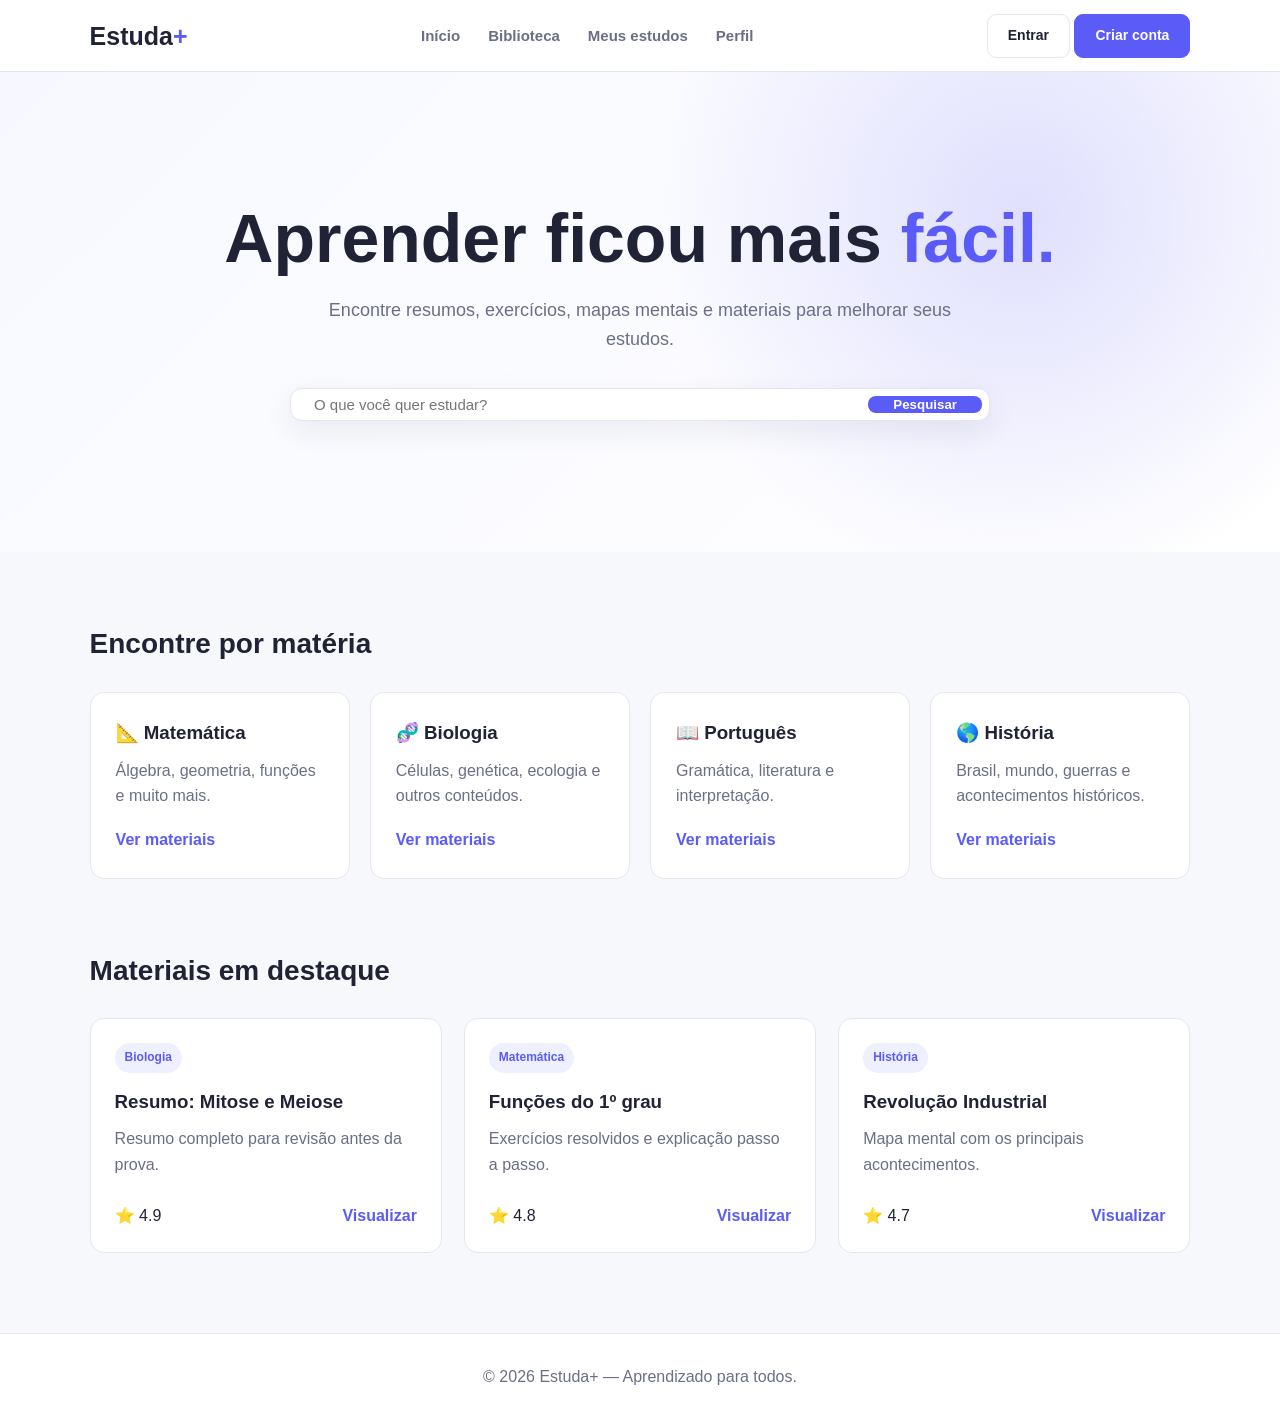
<file: index.html>
<!DOCTYPE html>
<html lang="pt-BR">
<head>
    <meta charset="UTF-8">
    <meta name="viewport" content="width=device-width, initial-scale=1.0">
    <title>Estuda+ | Início</title>
    <link rel="stylesheet" href="css/style.css">
</head>

<body>

<header>
    <div class="logo">Estuda<span>+</span></div>

    <nav>
        <a href="index.html">Início</a>
        <a href="pages/biblioteca.html">Biblioteca</a>
        <a href="pages/estudos.html">Meus estudos</a>
        <a href="pages/perfil.html">Perfil</a>
    </nav>

    <div>
        <a href="pages/login.html" class="btn-outline">Entrar</a>
        <a href="pages/cadastro.html" class="btn">Criar conta</a>
    </div>
</header>

<main>

    <section class="hero">
        <div>
            <h1>Aprender ficou mais <span>fácil.</span></h1>

            <p>
                Encontre resumos, exercícios, mapas mentais e materiais
                para melhorar seus estudos.
            </p>

            <div class="search">
                <input
                    type="text"
                    placeholder="O que você quer estudar?"
                >
                <button>Pesquisar</button>
            </div>
        </div>
    </section>

    <section class="section">

        <h2>Encontre por matéria</h2>

        <div class="cards">

            <div class="card">
                <h3>📐 Matemática</h3>
                <p>Álgebra, geometria, funções e muito mais.</p>
                <a href="pages/biblioteca.html">Ver materiais</a>
            </div>

            <div class="card">
                <h3>🧬 Biologia</h3>
                <p>Células, genética, ecologia e outros conteúdos.</p>
                <a href="pages/biblioteca.html">Ver materiais</a>
            </div>

            <div class="card">
                <h3>📖 Português</h3>
                <p>Gramática, literatura e interpretação.</p>
                <a href="pages/biblioteca.html">Ver materiais</a>
            </div>

            <div class="card">
                <h3>🌎 História</h3>
                <p>Brasil, mundo, guerras e acontecimentos históricos.</p>
                <a href="pages/biblioteca.html">Ver materiais</a>
            </div>

        </div>

    </section>

    <section class="section">

        <h2>Materiais em destaque</h2>

        <div class="materials">

            <article class="material-card">
                <span class="tag">Biologia</span>
                <h3>Resumo: Mitose e Meiose</h3>
                <p>Resumo completo para revisão antes da prova.</p>

                <div class="material-footer">
                    <span>⭐ 4.9</span>
                    <a href="pages/material.html">Visualizar</a>
                </div>
            </article>

            <article class="material-card">
                <span class="tag">Matemática</span>
                <h3>Funções do 1º grau</h3>
                <p>Exercícios resolvidos e explicação passo a passo.</p>

                <div class="material-footer">
                    <span>⭐ 4.8</span>
                    <a href="pages/material.html">Visualizar</a>
                </div>
            </article>

            <article class="material-card">
                <span class="tag">História</span>
                <h3>Revolução Industrial</h3>
                <p>Mapa mental com os principais acontecimentos.</p>

                <div class="material-footer">
                    <span>⭐ 4.7</span>
                    <a href="pages/material.html">Visualizar</a>
                </div>
            </article>

        </div>

    </section>

</main>

<footer>
    <p>© 2026 Estuda+ — Aprendizado para todos.</p>
</footer>

</body>
</html>
</file>
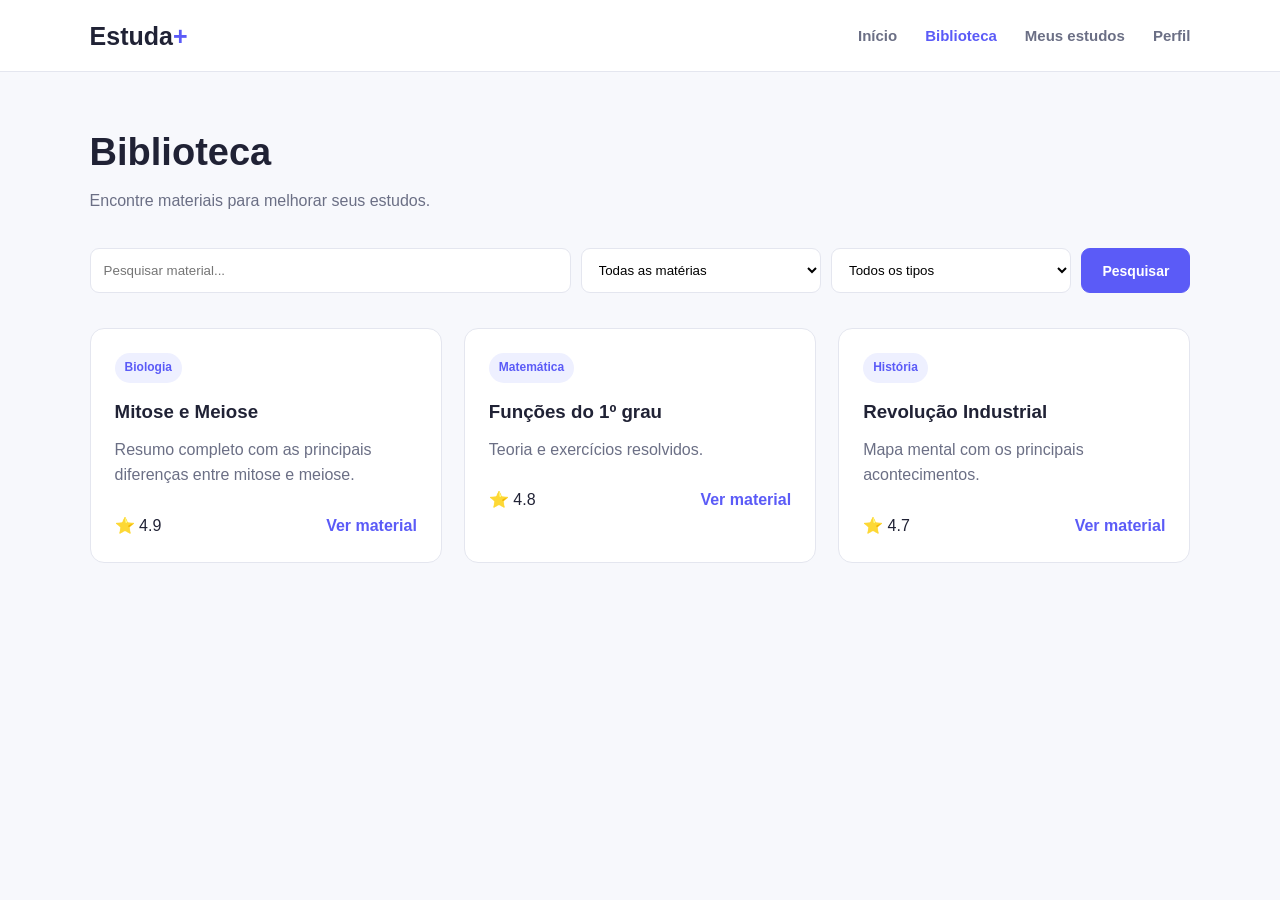
<file: pages/biblioteca.html>
<!DOCTYPE html>
<html lang="pt-BR">

<head>
    <meta charset="UTF-8">
    <meta name="viewport" content="width=device-width, initial-scale=1.0">

    <title>Estuda+ | Biblioteca</title>

    <link rel="stylesheet" href="../css/style.css">
</head>

<body>

<header>

    <div class="logo">
        Estuda<span>+</span>
    </div>

    <nav>
        <a href="../index.html">Início</a>
        <a href="biblioteca.html" class="active">Biblioteca</a>
        <a href="estudos.html">Meus estudos</a>
        <a href="perfil.html">Perfil</a>
    </nav>

</header>

<main class="container">

    <section class="page-header">

        <h1>Biblioteca</h1>

        <p>
            Encontre materiais para melhorar seus estudos.
        </p>

    </section>

    <div class="library-search">

        <input
            type="text"
            placeholder="Pesquisar material..."
        >

        <select>
            <option>Todas as matérias</option>
            <option>Matemática</option>
            <option>Português</option>
            <option>Biologia</option>
            <option>História</option>
        </select>

        <select>
            <option>Todos os tipos</option>
            <option>Resumo</option>
            <option>Exercício</option>
            <option>Mapa mental</option>
            <option>Aula</option>
        </select>

        <button class="btn">Pesquisar</button>

    </div>

    <section class="materials">

        <article class="material-card">

            <span class="tag">Biologia</span>

            <h3>Mitose e Meiose</h3>

            <p>
                Resumo completo com as principais diferenças
                entre mitose e meiose.
            </p>

            <div class="material-footer">
                <span>⭐ 4.9</span>
                <a href="material.html">Ver material</a>
            </div>

        </article>

        <article class="material-card">

            <span class="tag">Matemática</span>

            <h3>Funções do 1º grau</h3>

            <p>
                Teoria e exercícios resolvidos.
            </p>

            <div class="material-footer">
                <span>⭐ 4.8</span>
                <a href="material.html">Ver material</a>
            </div>

        </article>

        <article class="material-card">

            <span class="tag">História</span>

            <h3>Revolução Industrial</h3>

            <p>
                Mapa mental com os principais acontecimentos.
            </p>

            <div class="material-footer">
                <span>⭐ 4.7</span>
                <a href="material.html">Ver material</a>
            </div>

        </article>

    </section>

</main>

</body>
</html>
</file>
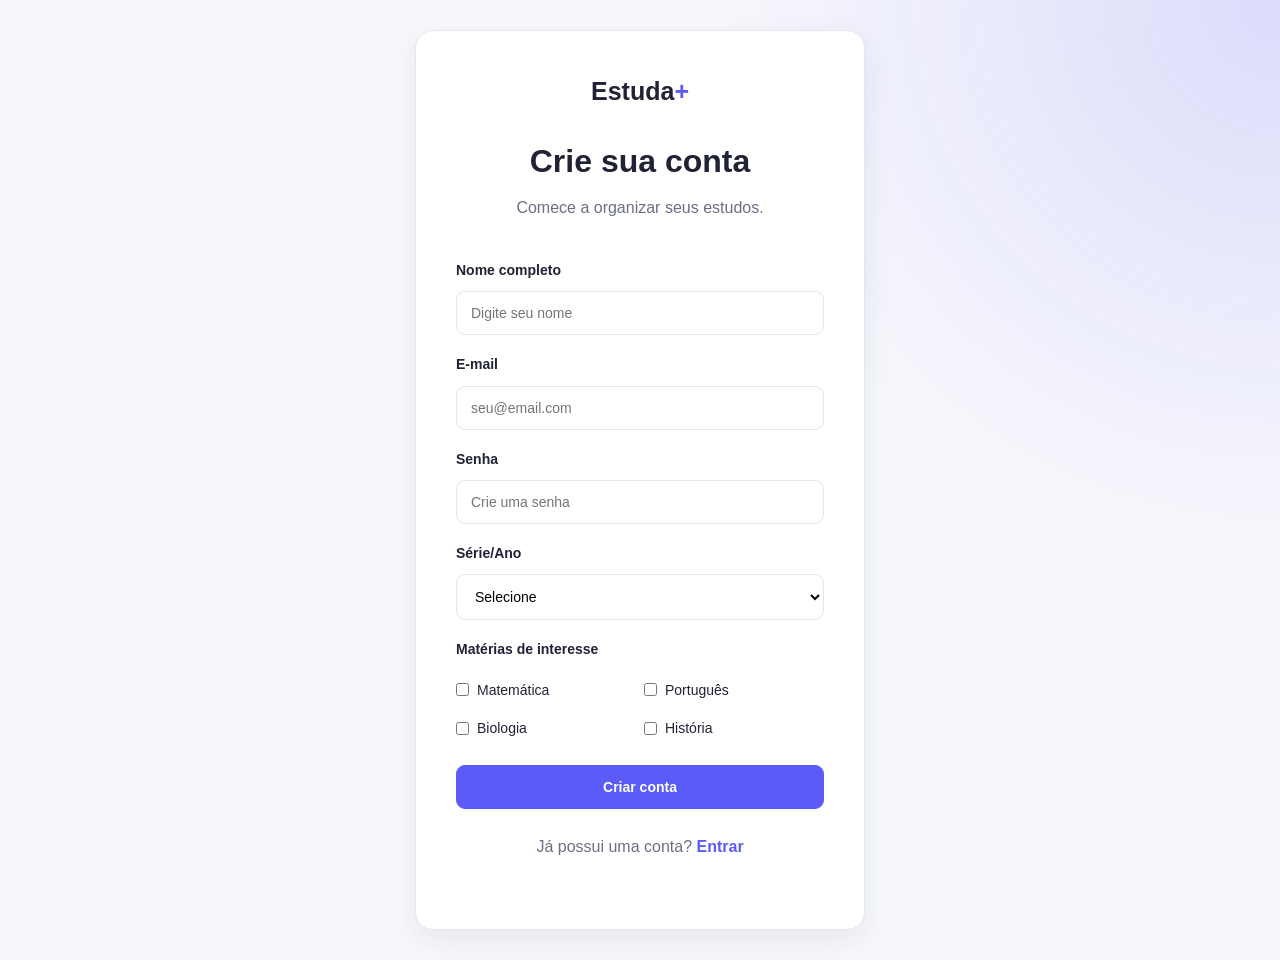
<file: pages/cadastro.html>
<!DOCTYPE html>
<html lang="pt-BR">

<head>
    <meta charset="UTF-8">
    <meta name="viewport" content="width=device-width, initial-scale=1.0">

    <title>Estuda+ | Criar conta</title>

    <link rel="stylesheet" href="../css/style.css">
</head>

<body>

<div class="auth-container">

    <div class="auth-box">

        <a href="../index.html" class="logo">
            Estuda<span>+</span>
        </a>

        <h1>Crie sua conta</h1>

        <p>Comece a organizar seus estudos.</p>

        <form>

            <label>Nome completo</label>

            <input
                type="text"
                placeholder="Digite seu nome"
                required
            >

            <label>E-mail</label>

            <input
                type="email"
                placeholder="seu@email.com"
                required
            >

            <label>Senha</label>

            <input
                type="password"
                placeholder="Crie uma senha"
                required
            >

            <label>Série/Ano</label>

            <select required>
                <option value="">Selecione</option>
                <option>8º ano</option>
                <option>9º ano</option>
                <option>1º ano do Ensino Médio</option>
                <option>2º ano do Ensino Médio</option>
                <option>3º ano do Ensino Médio</option>
            </select>

            <label>Matérias de interesse</label>

            <div class="checkbox-group">

                <label>
                    <input type="checkbox">
                    Matemática
                </label>

                <label>
                    <input type="checkbox">
                    Português
                </label>

                <label>
                    <input type="checkbox">
                    Biologia
                </label>

                <label>
                    <input type="checkbox">
                    História
                </label>

            </div>

            <button class="btn full">
                Criar conta
            </button>

        </form>

        <p class="auth-footer">
            Já possui uma conta?
            <a href="login.html">Entrar</a>
        </p>

    </div>

</div>

</body>
</html>
</file>
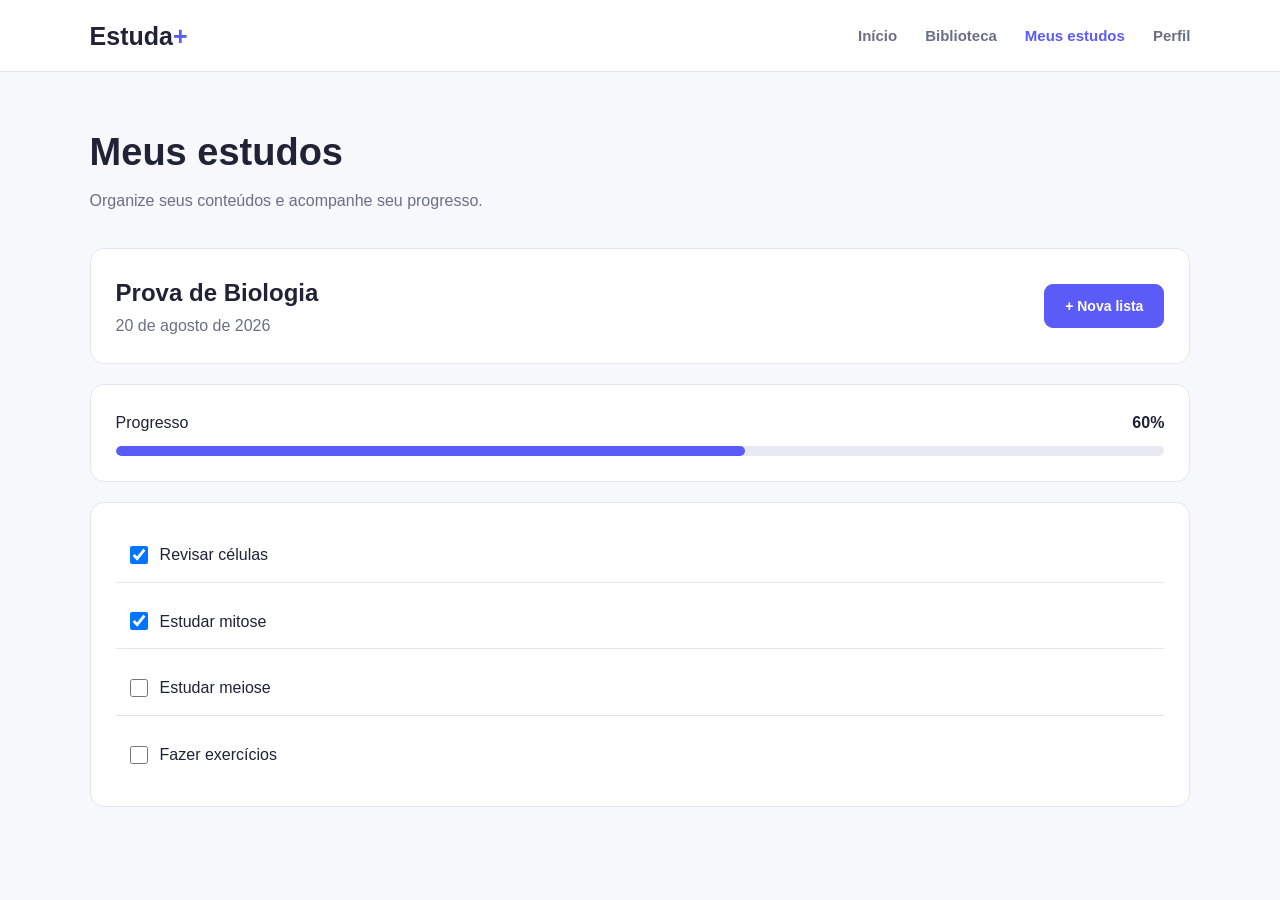
<file: pages/estudos.html>
<!DOCTYPE html>
<html lang="pt-BR">

<head>

    <meta charset="UTF-8">
    <meta name="viewport" content="width=device-width, initial-scale=1.0">

    <title>Estuda+ | Meus estudos</title>

    <link rel="stylesheet" href="../css/style.css">

</head>

<body>

<header>

    <div class="logo">
        Estuda<span>+</span>
    </div>

    <nav>
        <a href="../index.html">Início</a>
        <a href="biblioteca.html">Biblioteca</a>
        <a href="estudos.html" class="active">Meus estudos</a>
        <a href="perfil.html">Perfil</a>
    </nav>

</header>

<main class="container">

    <section class="page-header">

        <h1>Meus estudos</h1>

        <p>Organize seus conteúdos e acompanhe seu progresso.</p>

    </section>

    <div class="study-header">

        <div>
            <h2>Prova de Biologia</h2>
            <p>20 de agosto de 2026</p>
        </div>

        <button class="btn">
            + Nova lista
        </button>

    </div>

    <div class="progress">

        <div class="progress-info">
            <span>Progresso</span>
            <strong>60%</strong>
        </div>

        <div class="progress-bar">
            <div style="width: 60%;"></div>
        </div>

    </div>

    <div class="study-list">

        <label>
            <input type="checkbox" checked>
            Revisar células
        </label>

        <label>
            <input type="checkbox" checked>
            Estudar mitose
        </label>

        <label>
            <input type="checkbox">
            Estudar meiose
        </label>

        <label>
            <input type="checkbox">
            Fazer exercícios
        </label>

    </div>

</main>

</body>
</html>
</file>
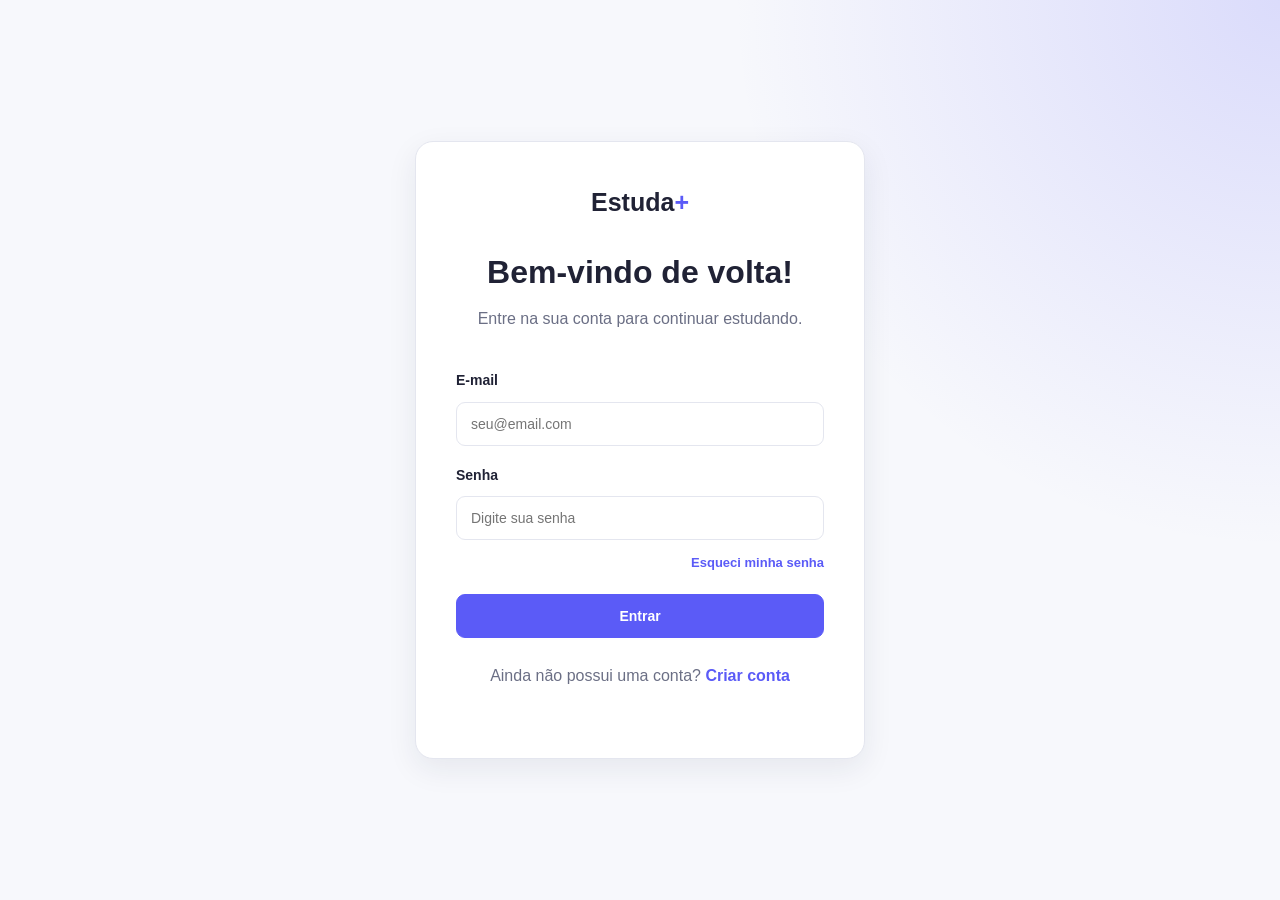
<file: pages/login.html>
<!DOCTYPE html>
<html lang="pt-BR">

<head>
    <meta charset="UTF-8">
    <meta name="viewport" content="width=device-width, initial-scale=1.0">
    <title>Estuda+ | Login</title>

    <link rel="stylesheet" href="../css/style.css">
</head>

<body>

<div class="auth-container">

    <div class="auth-box">

        <a href="../index.html" class="logo">
            Estuda<span>+</span>
        </a>

        <h1>Bem-vindo de volta!</h1>

        <p>Entre na sua conta para continuar estudando.</p>

        <form>

            <label>E-mail</label>
            <input
                type="email"
                placeholder="seu@email.com"
                required
            >

            <label>Senha</label>
            <input
                type="password"
                placeholder="Digite sua senha"
                required
            >

            <div class="forgot">
                <a href="#">Esqueci minha senha</a>
            </div>

            <button type="submit" class="btn full">
                Entrar
            </button>

        </form>

        <p class="auth-footer">
            Ainda não possui uma conta?
            <a href="cadastro.html">Criar conta</a>
        </p>

    </div>

</div>

</body>
</html>
</file>
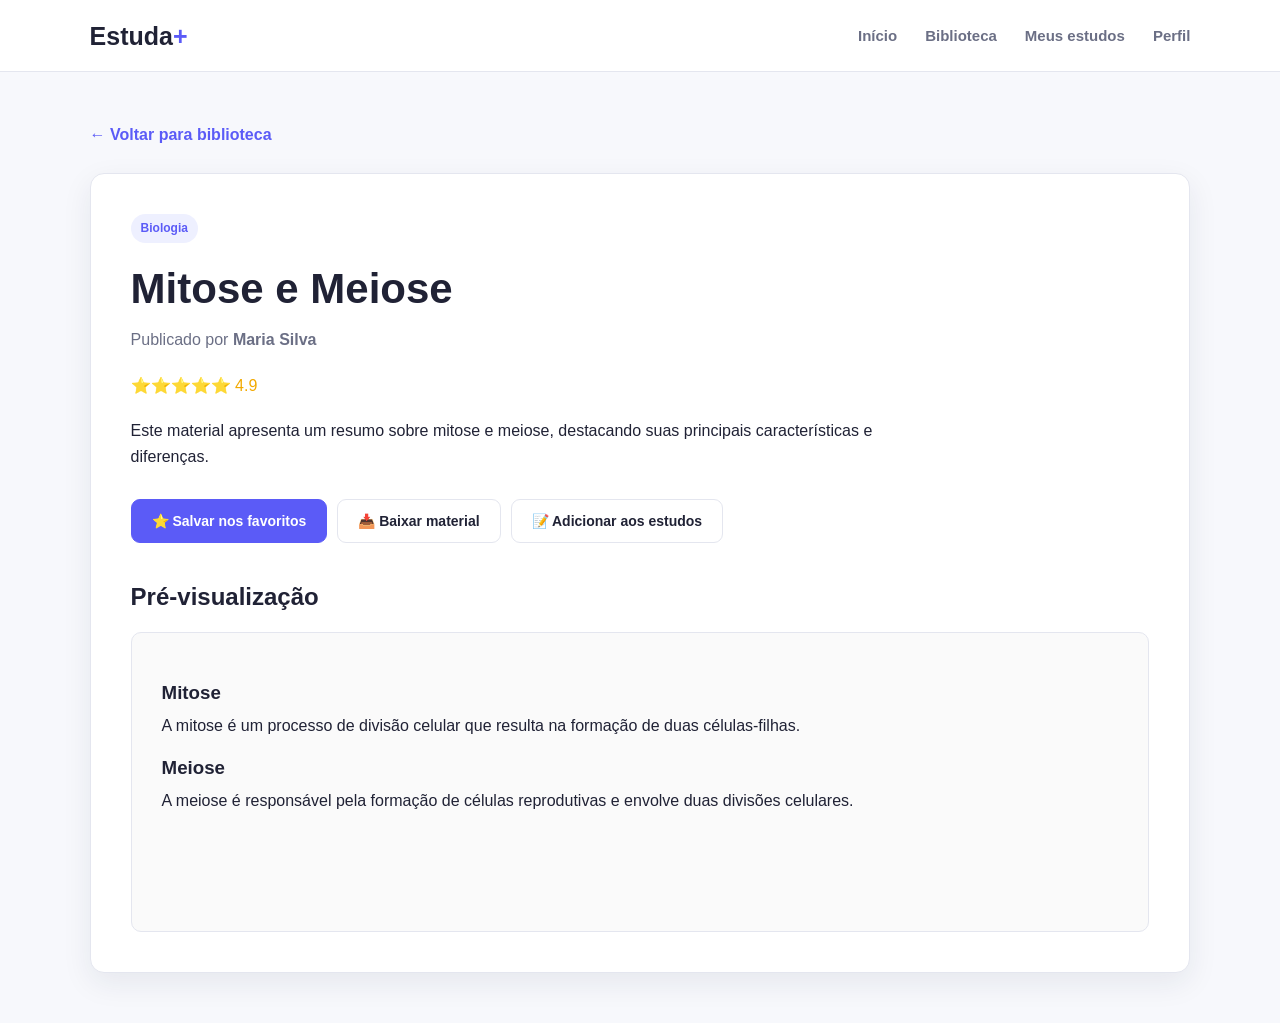
<file: pages/material.html>
<!DOCTYPE html>
<html lang="pt-BR">

<head>

    <meta charset="UTF-8">
    <meta name="viewport" content="width=device-width, initial-scale=1.0">

    <title>Estuda+ | Material</title>

    <link rel="stylesheet" href="../css/style.css">

</head>

<body>

<header>

    <div class="logo">
        Estuda<span>+</span>
    </div>

    <nav>
        <a href="../index.html">Início</a>
        <a href="biblioteca.html">Biblioteca</a>
        <a href="estudos.html">Meus estudos</a>
        <a href="perfil.html">Perfil</a>
    </nav>

</header>

<main class="container">

    <a href="biblioteca.html" class="back">
        ← Voltar para biblioteca
    </a>

    <article class="material-page">

        <span class="tag">Biologia</span>

        <h1>Mitose e Meiose</h1>

        <p class="author">
            Publicado por <strong>Maria Silva</strong>
        </p>

        <div class="rating">
            ⭐⭐⭐⭐⭐ 4.9
        </div>

        <p>
            Este material apresenta um resumo sobre mitose e meiose,
            destacando suas principais características e diferenças.
        </p>

        <div class="actions">

            <button class="btn">
                ⭐ Salvar nos favoritos
            </button>

            <button class="btn-outline">
                📥 Baixar material
            </button>

            <button class="btn-outline">
                📝 Adicionar aos estudos
            </button>

        </div>

        <div class="preview">

            <h2>Pré-visualização</h2>

            <div class="document-preview">
                <h3>Mitose</h3>

                <p>
                    A mitose é um processo de divisão celular que
                    resulta na formação de duas células-filhas.
                </p>

                <h3>Meiose</h3>

                <p>
                    A meiose é responsável pela formação de células
                    reprodutivas e envolve duas divisões celulares.
                </p>
            </div>

        </div>

    </article>

</main>

</body>
</html>
</file>
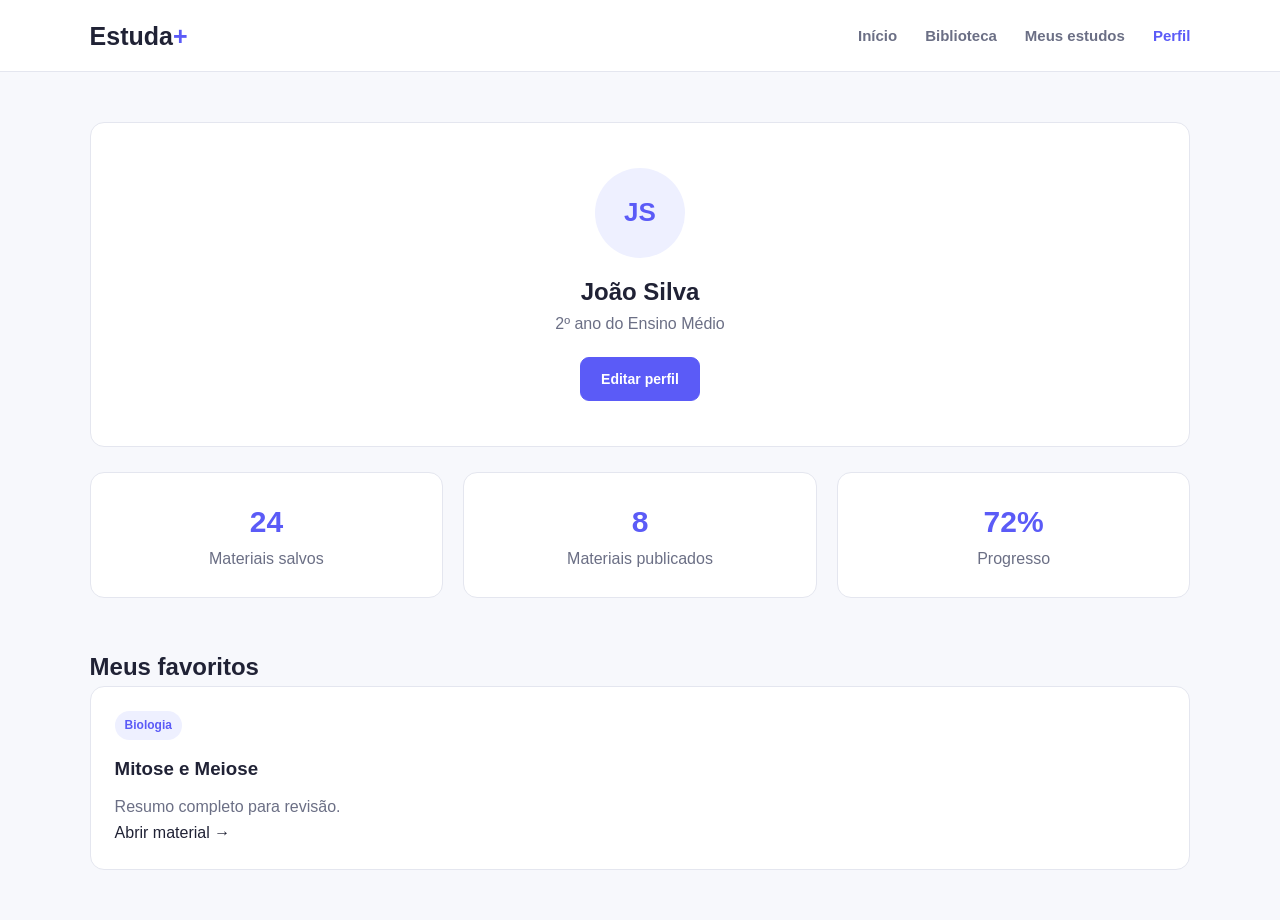
<file: pages/perfil.html>
<!DOCTYPE html>
<html lang="pt-BR">

<head>

    <meta charset="UTF-8">
    <meta name="viewport" content="width=device-width, initial-scale=1.0">

    <title>Estuda+ | Meu perfil</title>

    <link rel="stylesheet" href="../css/style.css">

</head>

<body>

<header>

    <div class="logo">
        Estuda<span>+</span>
    </div>

    <nav>
        <a href="../index.html">Início</a>
        <a href="biblioteca.html">Biblioteca</a>
        <a href="estudos.html">Meus estudos</a>
        <a href="perfil.html" class="active">Perfil</a>
    </nav>

</header>

<main class="container">

    <section class="profile">

        <div class="avatar">
            JS
        </div>

        <h1>João Silva</h1>

        <p>2º ano do Ensino Médio</p>

        <button class="btn">
            Editar perfil
        </button>

    </section>

    <section class="stats">

        <div class="stat">
            <strong>24</strong>
            <span>Materiais salvos</span>
        </div>

        <div class="stat">
            <strong>8</strong>
            <span>Materiais publicados</span>
        </div>

        <div class="stat">
            <strong>72%</strong>
            <span>Progresso</span>
        </div>

    </section>

    <section>

        <h2>Meus favoritos</h2>

        <div class="materials">

            <article class="material-card">

                <span class="tag">Biologia</span>

                <h3>Mitose e Meiose</h3>

                <p>Resumo completo para revisão.</p>

                <a href="material.html">
                    Abrir material →
                </a>

            </article>

        </div>

    </section>

</main>

</body>
</html>
</file>
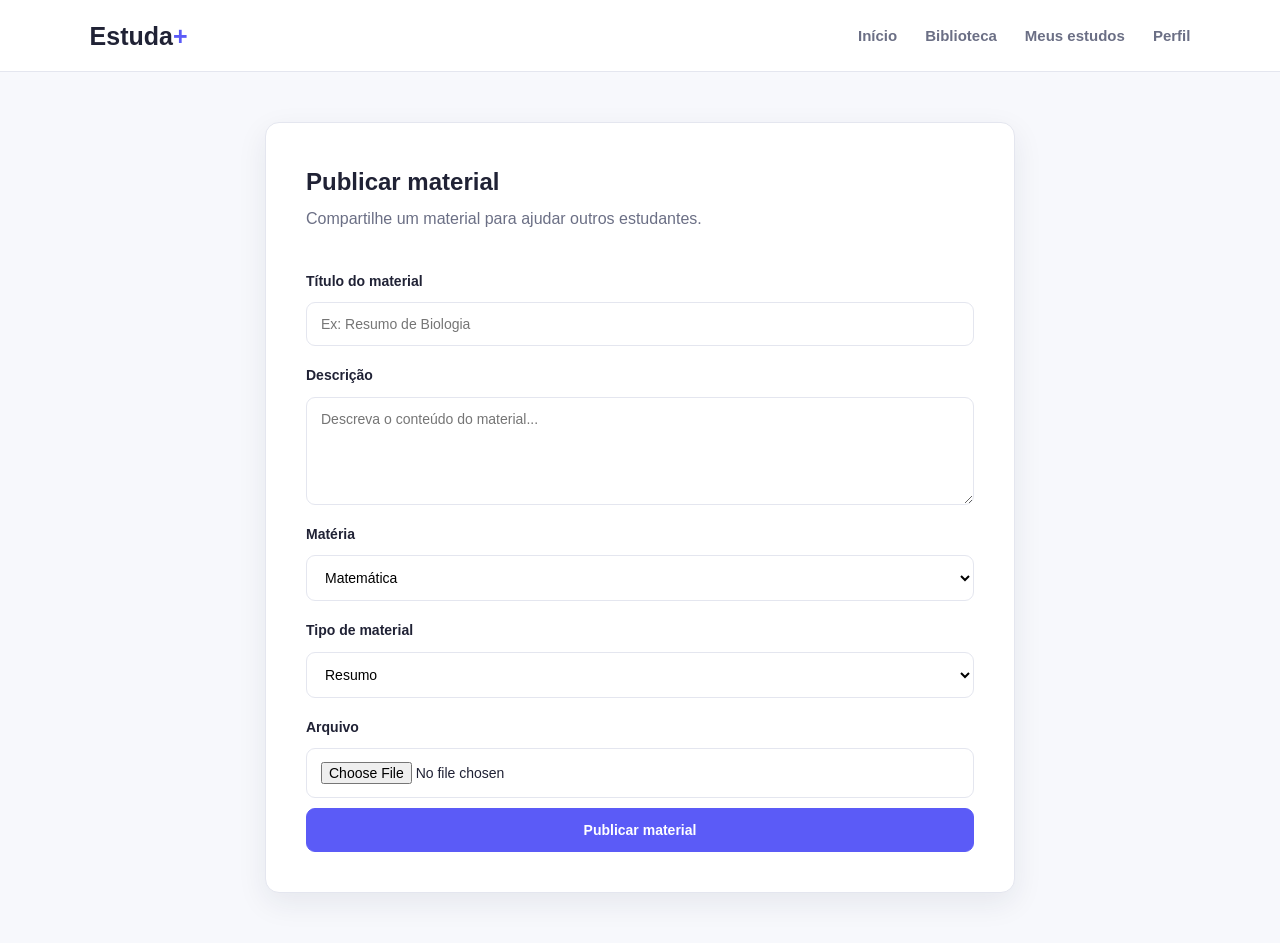
<file: pages/publicar.html>
<!DOCTYPE html>
<html lang="pt-BR">

<head>

    <meta charset="UTF-8">
    <meta name="viewport" content="width=device-width, initial-scale=1.0">

    <title>Estuda+ | Publicar material</title>

    <link rel="stylesheet" href="../css/style.css">

</head>

<body>

<header>

    <div class="logo">
        Estuda<span>+</span>
    </div>

    <nav>
        <a href="../index.html">Início</a>
        <a href="biblioteca.html">Biblioteca</a>
        <a href="estudos.html">Meus estudos</a>
        <a href="perfil.html">Perfil</a>
    </nav>

</header>

<main class="container">

    <section class="form-page">

        <h1>Publicar material</h1>

        <p>
            Compartilhe um material para ajudar outros estudantes.
        </p>

        <form>

            <label>Título do material</label>

            <input
                type="text"
                placeholder="Ex: Resumo de Biologia"
                required
            >

            <label>Descrição</label>

            <textarea
                placeholder="Descreva o conteúdo do material..."
                rows="5"
            ></textarea>

            <label>Matéria</label>

            <select>
                <option>Matemática</option>
                <option>Português</option>
                <option>Biologia</option>
                <option>História</option>
            </select>

            <label>Tipo de material</label>

            <select>
                <option>Resumo</option>
                <option>Exercício</option>
                <option>Mapa mental</option>
                <option>Aula</option>
            </select>

            <label>Arquivo</label>

            <input
                type="file"
                accept=".pdf,.doc,.docx"
            >

            <button class="btn">
                Publicar material
            </button>

        </form>

    </section>

</main>

</body>
</html>
</file>
<file: css/style.css>
/* ================================
   ESTUDA+ — ESTILO PRINCIPAL
   ================================ */

* {
    margin: 0;
    padding: 0;
    box-sizing: border-box;
}

:root {
    --primary: #5b5bf7;
    --primary-dark: #4646d9;
    --secondary: #eef0ff;

    --background: #f7f8fc;
    --white: #ffffff;

    --text: #202235;
    --text-light: #6b6f85;

    --border: #e4e6ef;

    --success: #20b26b;
    --warning: #f2a900;

    --shadow: 0 10px 30px rgba(30, 32, 60, 0.08);

    --radius: 14px;
}

body {
    font-family: Arial, Helvetica, sans-serif;
    background: var(--background);
    color: var(--text);
    line-height: 1.6;
}

a {
    color: inherit;
    text-decoration: none;
}

button,
input,
select,
textarea {
    font-family: inherit;
}

/* ================================
   HEADER
   ================================ */

header {
    width: 100%;
    min-height: 72px;

    display: flex;
    align-items: center;
    justify-content: space-between;

    padding: 0 7%;

    background: var(--white);
    border-bottom: 1px solid var(--border);

    position: sticky;
    top: 0;
    z-index: 100;
}

.logo {
    font-size: 25px;
    font-weight: 800;
    color: var(--text);
}

.logo span {
    color: var(--primary);
}

nav {
    display: flex;
    gap: 28px;
}

nav a {
    color: var(--text-light);
    font-size: 15px;
    font-weight: 600;

    transition: 0.2s;
}

nav a:hover,
nav a.active {
    color: var(--primary);
}

/* ================================
   BOTÕES
   ================================ */

.btn,
.btn-outline {
    display: inline-flex;
    align-items: center;
    justify-content: center;

    min-height: 44px;
    padding: 0 20px;

    border-radius: 9px;

    font-weight: 700;
    font-size: 14px;

    cursor: pointer;

    transition: 0.2s;
}

.btn {
    border: 1px solid var(--primary);
    background: var(--primary);
    color: white;
}

.btn:hover {
    background: var(--primary-dark);
    border-color: var(--primary-dark);
    transform: translateY(-1px);
}

.btn-outline {
    border: 1px solid var(--border);
    background: white;
    color: var(--text);
}

.btn-outline:hover {
    border-color: var(--primary);
    color: var(--primary);
}

.full {
    width: 100%;
}

/* ================================
   HERO
   ================================ */

.hero {
    min-height: 480px;

    display: flex;
    align-items: center;

    padding: 80px 7%;

    background:
        radial-gradient(
            circle at 80% 30%,
            rgba(91, 91, 247, 0.18),
            transparent 35%
        ),
        linear-gradient(
            135deg,
            #f7f8ff,
            #ffffff
        );
}

.hero > div {
    width: 100%;
    max-width: 850px;
    margin: auto;
    text-align: center;
}

.hero h1 {
    font-size: clamp(40px, 6vw, 68px);
    line-height: 1.05;
    margin-bottom: 22px;
}

.hero h1 span {
    color: var(--primary);
}

.hero p {
    max-width: 650px;
    margin: 0 auto 35px;

    color: var(--text-light);

    font-size: 18px;
}

/* ================================
   PESQUISA
   ================================ */

.search {
    max-width: 700px;
    margin: auto;

    display: flex;

    background: white;
    padding: 7px;

    border: 1px solid var(--border);
    border-radius: 12px;

    box-shadow: var(--shadow);
}

.search input {
    flex: 1;

    border: none;
    outline: none;

    padding: 0 16px;

    font-size: 15px;
}

.search button {
    border: none;
    border-radius: 8px;

    padding: 0 25px;

    background: var(--primary);
    color: white;

    font-weight: 700;

    cursor: pointer;
}

/* ================================
   SEÇÕES
   ================================ */

.section {
    width: 86%;
    max-width: 1200px;

    margin: 70px auto;
}

.section h2 {
    margin-bottom: 25px;

    font-size: 28px;
}

/* ================================
   CARDS
   ================================ */

.cards {
    display: grid;

    grid-template-columns:
        repeat(auto-fit, minmax(220px, 1fr));

    gap: 20px;
}

.card {
    background: var(--white);

    padding: 25px;

    border: 1px solid var(--border);
    border-radius: var(--radius);

    transition: 0.2s;
}

.card:hover {
    transform: translateY(-4px);
    box-shadow: var(--shadow);
}

.card h3 {
    margin-bottom: 10px;
}

.card p {
    color: var(--text-light);

    margin-bottom: 18px;
}

.card a {
    color: var(--primary);
    font-weight: 700;
}

/* ================================
   MATERIAIS
   ================================ */

.materials {
    display: grid;

    grid-template-columns:
        repeat(auto-fit, minmax(250px, 1fr));

    gap: 22px;
}

.material-card {
    background: var(--white);

    border: 1px solid var(--border);
    border-radius: var(--radius);

    padding: 24px;

    transition: 0.2s;
}

.material-card:hover {
    transform: translateY(-3px);
    box-shadow: var(--shadow);
}

.material-card h3 {
    margin: 14px 0 10px;
}

.material-card p {
    color: var(--text-light);
}

.tag {
    display: inline-block;

    padding: 5px 10px;

    background: var(--secondary);
    color: var(--primary);

    border-radius: 20px;

    font-size: 12px;
    font-weight: 700;
}

.material-footer {
    display: flex;
    align-items: center;
    justify-content: space-between;

    margin-top: 25px;
}

.material-footer a {
    color: var(--primary);
    font-weight: 700;
}

/* ================================
   FOOTER
   ================================ */

footer {
    margin-top: 80px;

    padding: 30px 7%;

    text-align: center;

    background: var(--white);
    border-top: 1px solid var(--border);

    color: var(--text-light);
}

/* ================================
   CONTAINER
   ================================ */

.container {
    width: 86%;
    max-width: 1200px;

    margin: 50px auto;
}

.page-header {
    margin-bottom: 35px;
}

.page-header h1 {
    font-size: 38px;
    margin-bottom: 5px;
}

.page-header p {
    color: var(--text-light);
}

/* ================================
   LOGIN / CADASTRO
   ================================ */

.auth-container {
    min-height: 100vh;

    display: flex;
    align-items: center;
    justify-content: center;

    padding: 30px;

    background:
        radial-gradient(
            circle at top right,
            rgba(91, 91, 247, 0.18),
            transparent 35%
        ),
        var(--background);
}

.auth-box {
    width: 100%;
    max-width: 450px;

    padding: 40px;

    background: white;

    border: 1px solid var(--border);
    border-radius: 18px;

    box-shadow: var(--shadow);
}

.auth-box .logo {
    display: block;
    text-align: center;

    margin-bottom: 25px;
}

.auth-box h1 {
    text-align: center;
    margin-bottom: 8px;
}

.auth-box > p {
    text-align: center;
    color: var(--text-light);

    margin-bottom: 30px;
}

form {
    display: flex;
    flex-direction: column;
    gap: 10px;
}

form label {
    font-weight: 700;
    font-size: 14px;

    margin-top: 8px;
}

form input,
form select,
form textarea {
    width: 100%;

    padding: 13px 14px;

    border: 1px solid var(--border);
    border-radius: 9px;

    background: white;

    outline: none;

    font-size: 14px;

    transition: 0.2s;
}

form input:focus,
form select:focus,
form textarea:focus {
    border-color: var(--primary);

    box-shadow:
        0 0 0 3px rgba(91, 91, 247, 0.1);
}

.forgot {
    display: flex;
    justify-content: flex-end;

    margin: 3px 0 10px;
}

.forgot a {
    color: var(--primary);
    font-size: 13px;
    font-weight: 600;
}

.auth-footer {
    margin-top: 25px;
}

.auth-footer a {
    color: var(--primary);
    font-weight: 700;
}

/* ================================
   CHECKBOX
   ================================ */

.checkbox-group {
    display: grid;

    grid-template-columns: 1fr 1fr;

    gap: 8px;

    margin-bottom: 15px;
}

.checkbox-group label {
    display: flex;
    align-items: center;
    gap: 8px;

    font-weight: 400;
}

.checkbox-group input {
    width: auto;
}

/* ================================
   BIBLIOTECA
   ================================ */

.library-search {
    display: grid;

    grid-template-columns: 2fr 1fr 1fr auto;

    gap: 10px;

    margin-bottom: 35px;
}

.library-search input,
.library-search select {
    padding: 13px;

    border: 1px solid var(--border);
    border-radius: 9px;

    background: white;

    outline: none;
}

/* ================================
   MATERIAL
   ================================ */

.back {
    display: inline-block;

    margin-bottom: 25px;

    color: var(--primary);

    font-weight: 700;
}

.material-page {
    background: white;

    padding: 40px;

    border: 1px solid var(--border);
    border-radius: var(--radius);

    box-shadow: var(--shadow);
}

.material-page h1 {
    font-size: 42px;

    margin: 12px 0 5px;
}

.author {
    color: var(--text-light);
}

.rating {
    margin: 20px 0;

    color: var(--warning);
}

.material-page > p {
    max-width: 800px;
}

.actions {
    display: flex;
    flex-wrap: wrap;

    gap: 10px;

    margin: 30px 0;
}

.preview {
    margin-top: 35px;
}

.document-preview {
    margin-top: 15px;

    padding: 30px;

    min-height: 300px;

    border: 1px solid var(--border);
    border-radius: 10px;

    background: #fafafa;
}

.document-preview h3 {
    margin: 15px 0 5px;
}

/* ================================
   ESTUDOS
   ================================ */

.study-header {
    display: flex;
    align-items: center;
    justify-content: space-between;

    background: white;

    padding: 25px;

    border: 1px solid var(--border);
    border-radius: var(--radius);

    margin-bottom: 20px;
}

.study-header p {
    color: var(--text-light);
}

.progress {
    background: white;

    padding: 25px;

    border: 1px solid var(--border);
    border-radius: var(--radius);

    margin-bottom: 20px;
}

.progress-info {
    display: flex;
    justify-content: space-between;

    margin-bottom: 10px;
}

.progress-bar {
    width: 100%;
    height: 10px;

    overflow: hidden;

    background: #e8e9f2;

    border-radius: 10px;
}

.progress-bar div {
    height: 100%;

    background: var(--primary);

    border-radius: 10px;
}

.study-list {
    display: flex;
    flex-direction: column;

    gap: 12px;

    background: white;

    padding: 25px;

    border: 1px solid var(--border);
    border-radius: var(--radius);
}

.study-list label {
    display: flex;
    align-items: center;

    gap: 12px;

    padding: 14px;

    border-bottom: 1px solid var(--border);
}

.study-list label:last-child {
    border-bottom: none;
}

.study-list input {
    width: 18px;
    height: 18px;
}

/* ================================
   PERFIL
   ================================ */

.profile {
    text-align: center;

    background: white;

    padding: 45px;

    border: 1px solid var(--border);
    border-radius: var(--radius);

    margin-bottom: 25px;
}

.avatar {
    width: 90px;
    height: 90px;

    margin: 0 auto 15px;

    display: flex;
    align-items: center;
    justify-content: center;

    border-radius: 50%;

    background: var(--secondary);
    color: var(--primary);

    font-size: 26px;
    font-weight: 800;
}

.profile p {
    color: var(--text-light);
    margin-bottom: 20px;
}

.stats {
    display: grid;

    grid-template-columns: repeat(3, 1fr);

    gap: 20px;

    margin-bottom: 50px;
}

.stat {
    background: white;

    padding: 25px;

    text-align: center;

    border: 1px solid var(--border);
    border-radius: var(--radius);
}

.stat strong {
    display: block;

    font-size: 30px;

    color: var(--primary);
}

.stat span {
    color: var(--text-light);
}

/* ================================
   FORMULÁRIO DE PUBLICAÇÃO
   ================================ */

.form-page {
    max-width: 750px;

    margin: auto;

    background: white;

    padding: 40px;

    border: 1px solid var(--border);
    border-radius: var(--radius);

    box-shadow: var(--shadow);
}

.form-page h1 {
    margin-bottom: 5px;
}

.form-page > p {
    color: var(--text-light);

    margin-bottom: 30px;
}

/* ================================
   RESPONSIVIDADE
   ================================ */

@media (max-width: 900px) {

    header {
        padding: 15px 5%;

        flex-wrap: wrap;

        gap: 15px;
    }

    nav {
        order: 3;

        width: 100%;

        justify-content: center;

        overflow-x: auto;

        padding-bottom: 5px;
    }

    .library-search {
        grid-template-columns: 1fr;
    }

    .stats {
        grid-template-columns: 1fr;
    }
}

@media (max-width: 600px) {

    .hero {
        padding: 60px 5%;
    }

    .hero h1 {
        font-size: 40px;
    }

    .search {
        flex-direction: column;

        gap: 8px;
    }

    .search input {
        min-height: 45px;
    }

    .search button {
        min-height: 45px;
    }

    .section,
    .container {
        width: 90%;
    }

    .auth-box {
        padding: 25px;
    }

    .material-page,
    .form-page {
        padding: 25px;
    }

    .material-page h1 {
        font-size: 32px;
    }

    .actions {
        flex-direction: column;
    }

    .actions .btn,
    .actions .btn-outline {
        width: 100%;
    }

    .study-header {
        flex-direction: column;

        align-items: flex-start;

        gap: 20px;
    }

    .checkbox-group {
        grid-template-columns: 1fr;
    }

}
</file>
